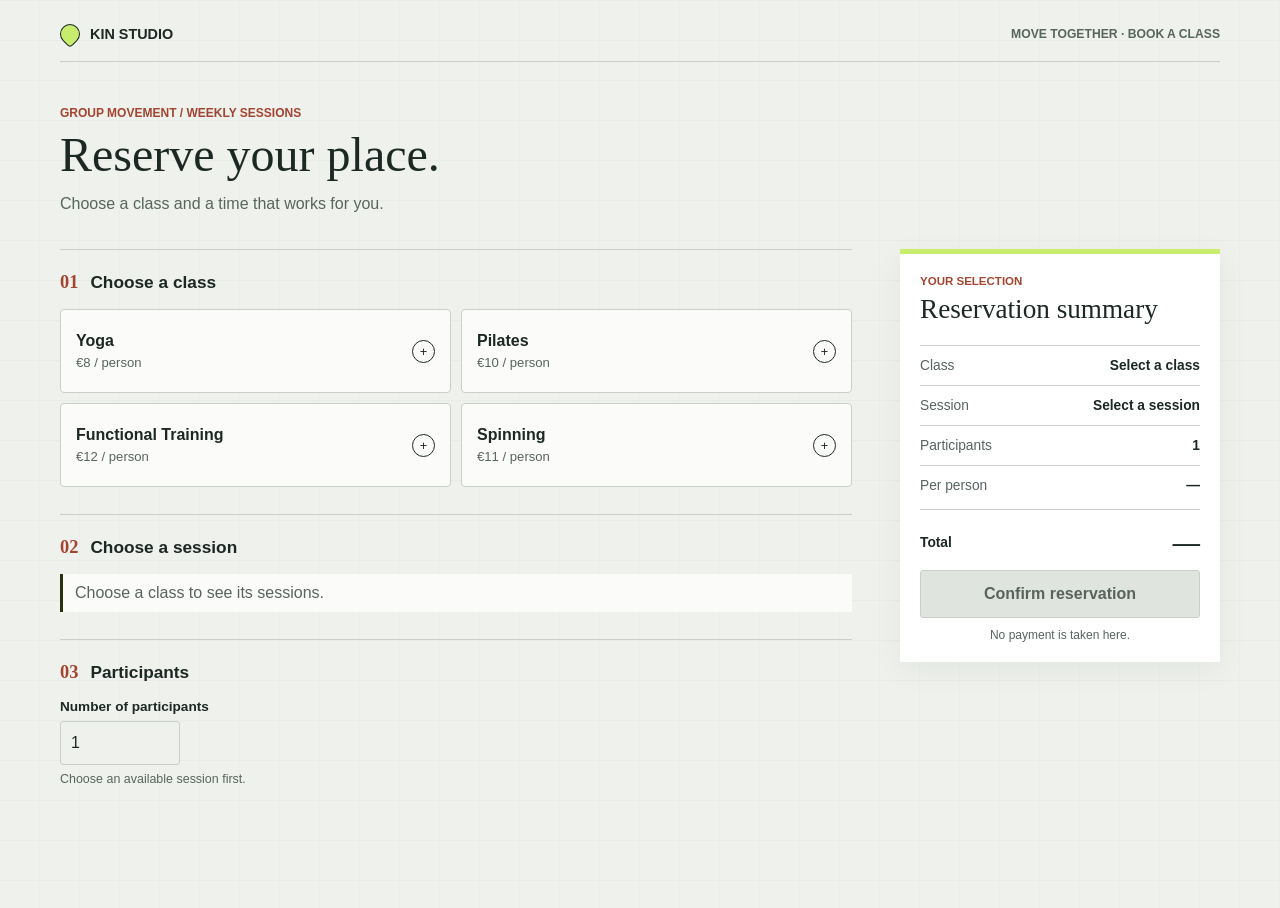
<file: index.html>
<!doctype html>
<html lang="en">
<head>
  <meta charset="utf-8">
  <meta name="viewport" content="width=device-width, initial-scale=1">
  <meta name="theme-color" content="#eef1ec">
  <title>Kin Studio | Class Reservations</title>
  <link rel="stylesheet" href="css/styles.css">
  <script src="js/data.js" defer></script>
  <script src="js/reservation.js" defer></script>
  <script src="js/ui-helpers.js" defer></script>
  <script src="js/ui.js" defer></script>
  <script src="js/app.js" defer></script>
</head>
<body>
  <div id="reservation-app"></div>
</body>
</html>
</file>
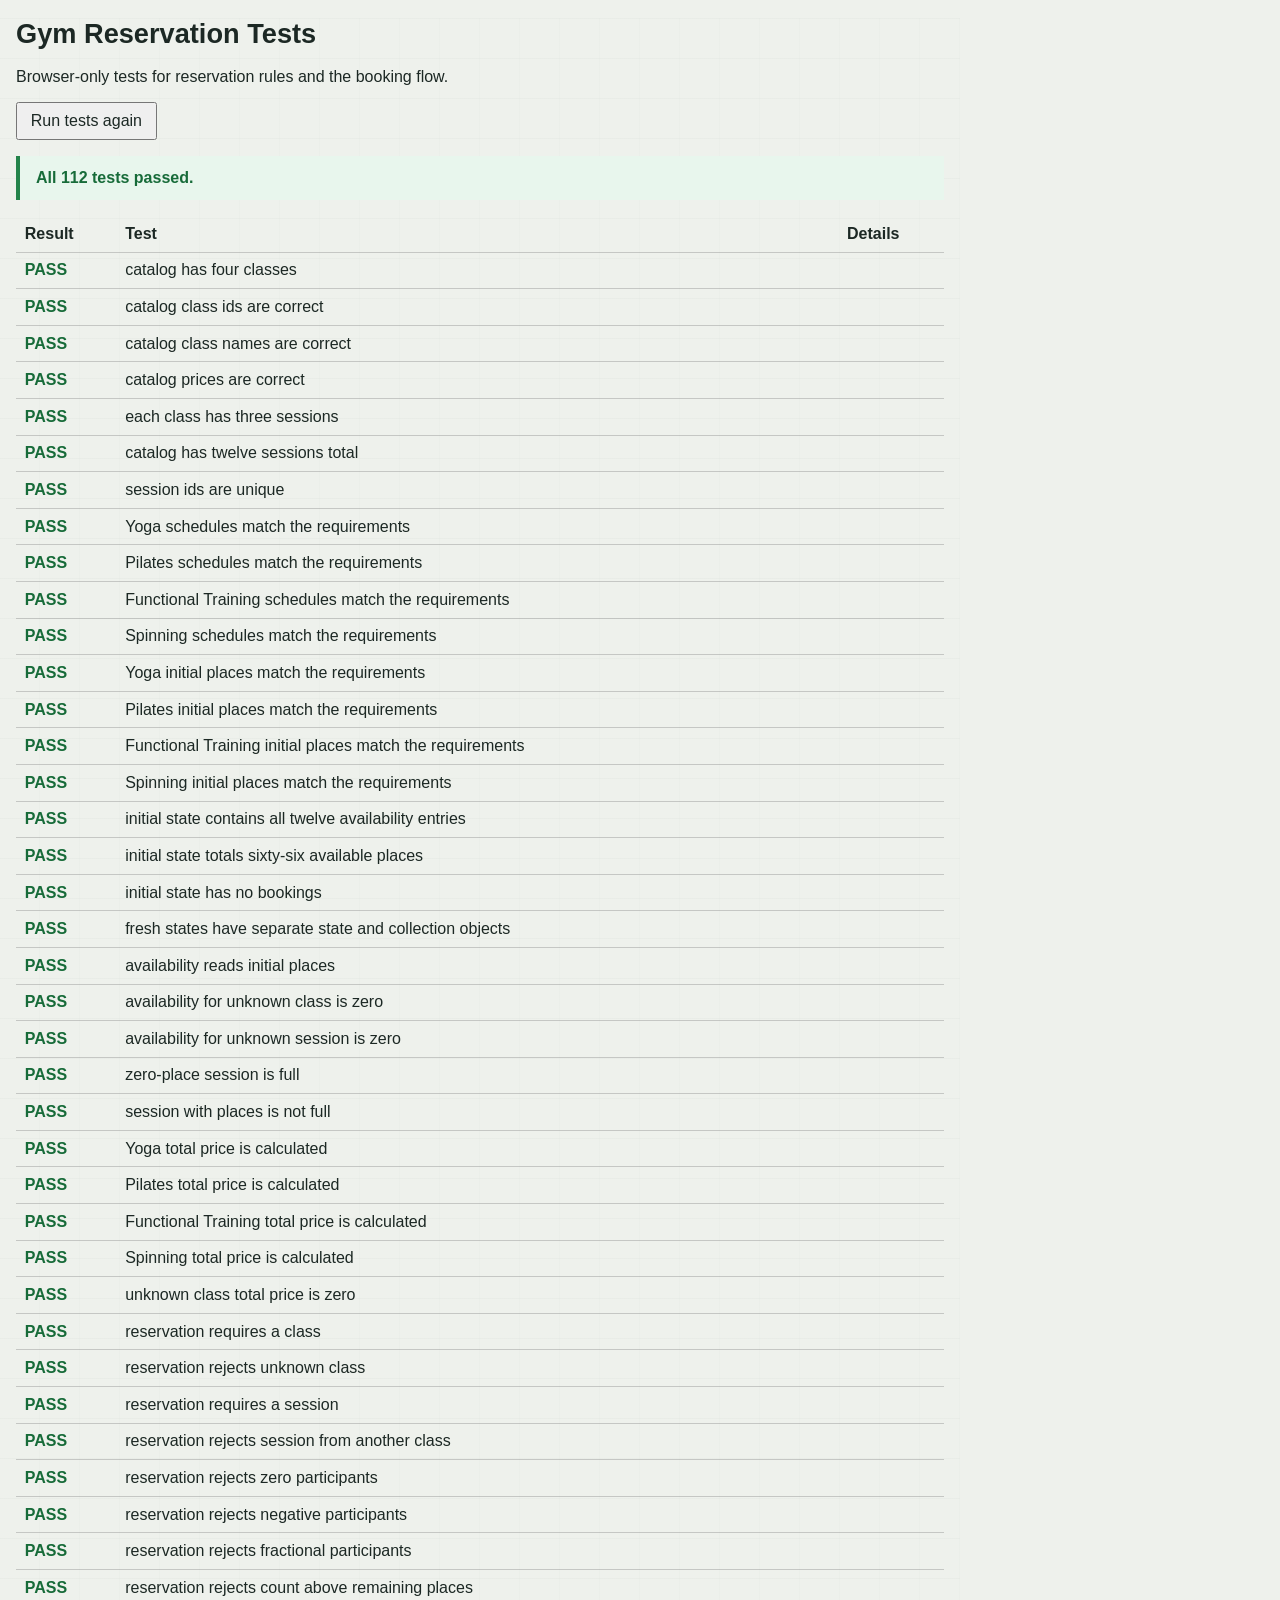
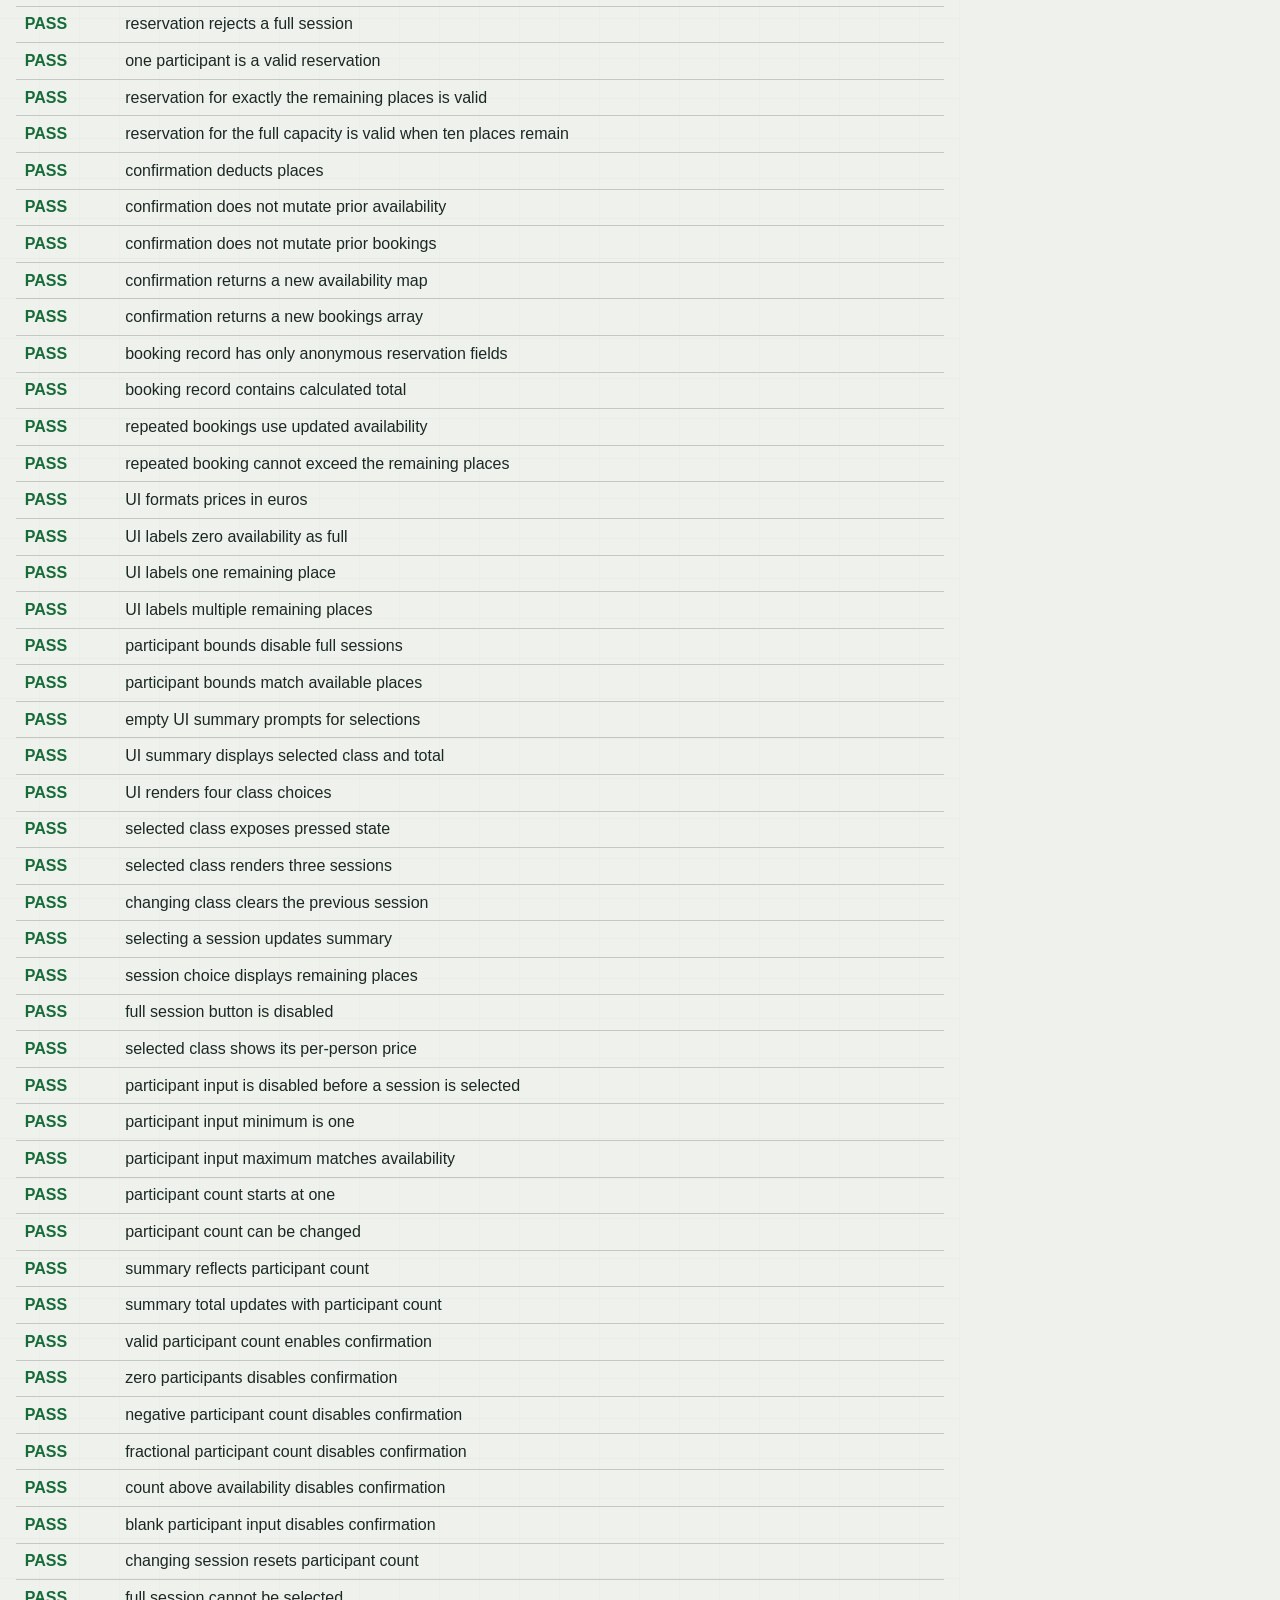
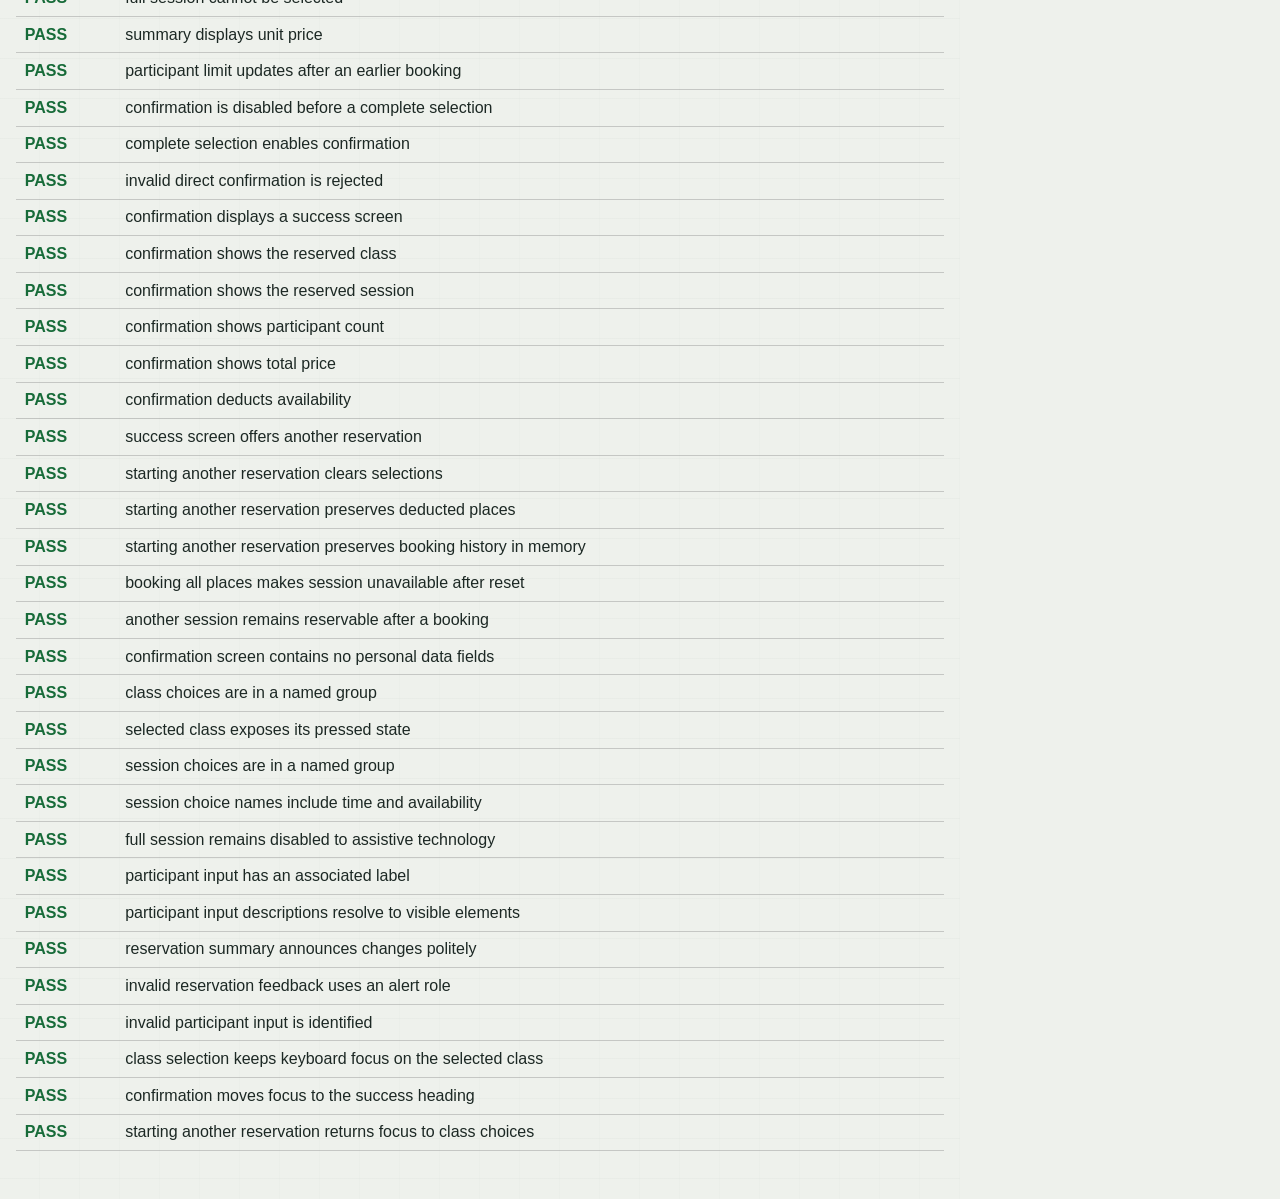
<file: tests/tests.html>
<!doctype html>
<html lang="en">
<head>
  <meta charset="utf-8">
  <meta name="viewport" content="width=device-width, initial-scale=1">
  <title>Gym Reservation Automated Tests</title>
  <style>
    :root { color-scheme: light dark; font-family: system-ui, sans-serif; }
    body { margin: 2rem auto; max-width: 960px; padding: 0 1rem 3rem; }
    h1 { font-size: 1.7rem; }
    .summary { font-weight: 700; padding: .8rem 1rem; border-left: 4px solid; }
    .summary.passed { color: #176b39; background: #e8f6ed; border-color: #23834a; }
    .summary.failed { color: #8f1d1d; background: #fff0ef; border-color: #b3261e; }
    table { border-collapse: collapse; width: 100%; margin-top: 1rem; }
    th, td { border-bottom: 1px solid #8886; padding: .55rem; text-align: left; vertical-align: top; }
    .passed td:first-child { color: #176b39; font-weight: 700; }
    .failed td:first-child { color: #b3261e; font-weight: 700; }
    button { font: inherit; padding: .5rem .8rem; }
    @media (prefers-color-scheme: dark) {
      .summary.passed { color: #9ae6b4; background: #173c27; }
      .summary.failed { color: #ffb4ab; background: #4a1c1b; }
    }
  </style>
  <link rel="stylesheet" href="../css/styles.css">
  <script src="../js/data.js" defer></script>
  <script src="../js/reservation.js" defer></script>
  <script src="../js/ui-helpers.js" defer></script>
  <script src="../js/ui.js" defer></script>
  <script src="testkit.js" defer></script>
  <script src="data.test.js" defer></script>
  <script src="reservation.test.js" defer></script>
  <script src="ui-helpers.js" defer></script>
  <script src="ui.test.js" defer></script>
  <script src="participants.test.js" defer></script>
  <script src="confirm.test.js" defer></script>
  <script src="a11y.test.js" defer></script>
  <script defer>
    window.addEventListener("DOMContentLoaded", function () {
      document.querySelector("#run-tests").addEventListener("click", window.TestKit.run);
      window.TestKit.run();
    });
  </script>
</head>
<body>
  <main>
    <h1>Gym Reservation Tests</h1>
    <p>Browser-only tests for reservation rules and the booking flow.</p>
    <button id="run-tests" type="button">Run tests again</button>
    <p id="test-summary" class="summary" aria-live="polite">Tests are loading.</p>
    <table>
      <thead><tr><th scope="col">Result</th><th scope="col">Test</th><th scope="col">Details</th></tr></thead>
      <tbody id="test-results"></tbody>
    </table>
  </main>
</body>
</html>
</file>
<file: css/styles.css>
:root {
  color-scheme: light dark;
  --canvas: #eef1ec;
  --surface: #fbfcf9;
  --surface-raised: #ffffff;
  --ink: #1c2824;
  --muted: #58645e;
  --line: #c8d0c8;
  --accent: #c8ed6d;
  --accent-ink: #27320e;
  --coral: #a34431;
  --coral-soft: #fae8e2;
  --success: #286448;
  --focus: #176f85;
  --display-font: Georgia, "Times New Roman", serif;
  --body-font: "Aptos", "Segoe UI", sans-serif;
  font-family: var(--body-font);
  color: var(--ink);
  background: var(--canvas);
  font-synthesis: none;
  text-rendering: optimizeLegibility;
}

* { box-sizing: border-box; }

body {
  min-width: 320px;
  min-height: 100vh;
  margin: 0;
  background-color: var(--canvas);
  background-image: linear-gradient(90deg, transparent 39px, #64736a0a 40px), linear-gradient(#64736a0a 1px, transparent 1px);
  background-size: 40px 40px;
}

button, input { font: inherit; }
button { color: inherit; }
button:focus-visible, input:focus-visible { outline: 3px solid var(--focus); outline-offset: 3px; }

.booking-shell {
  width: min(1160px, calc(100% - 48px));
  margin: 0 auto;
  padding: 24px 0 64px;
}

.masthead {
  display: flex;
  align-items: center;
  justify-content: space-between;
  gap: 16px;
  border-bottom: 1px solid var(--line);
  padding-bottom: 17px;
}

.wordmark { display: inline-flex; align-items: center; gap: 10px; font-size: .9rem; font-weight: 800; }
.wordmark-mark { width: 20px; height: 20px; background: var(--accent); border: 1px solid var(--ink); border-radius: 50% 50% 50% 4px; transform: rotate(-45deg); }
.masthead-note { color: var(--muted); font-size: .76rem; font-weight: 700; text-transform: uppercase; }

.intro { padding: 44px 0 32px; }
.eyebrow { margin: 0 0 10px; color: var(--coral); font-size: .75rem; font-weight: 800; text-transform: uppercase; }
.intro h1 { max-width: 700px; margin: 0; font-family: var(--display-font); font-size: 3rem; font-weight: 500; line-height: 1.05; }
.intro p:last-child { max-width: 560px; margin: 12px 0 0; color: var(--muted); line-height: 1.55; }

.booking-layout { display: grid; grid-template-columns: minmax(0, 1fr) 320px; align-items: start; gap: 48px; }
.booking-form { min-width: 0; }
.form-section { padding: 22px 0 27px; border-top: 1px solid var(--line); }
.section-heading { display: flex; align-items: baseline; gap: 12px; margin: 0 0 16px; font-size: 1.08rem; }
.step-number { color: var(--coral); font-family: var(--display-font); font-size: 1.15rem; }

.class-grid { display: grid; grid-template-columns: repeat(2, minmax(0, 1fr)); gap: 10px; }
.class-option {
  display: flex;
  min-height: 84px;
  align-items: center;
  justify-content: space-between;
  gap: 12px;
  border: 1px solid var(--line);
  border-radius: 4px;
  padding: 15px;
  background: var(--surface);
  text-align: left;
  cursor: pointer;
  transition: border-color .16s ease, background-color .16s ease, transform .16s ease;
}
.class-option:hover { border-color: var(--ink); transform: translateY(-2px); }
.class-option[aria-pressed="true"] { border-color: var(--ink); background: var(--accent); color: var(--accent-ink); }
.class-name { display: block; font-weight: 750; }
.class-price { display: block; margin-top: 5px; color: var(--muted); font-size: .82rem; }
.class-option[aria-pressed="true"] .class-price { color: var(--accent-ink); }
.selection-mark { display: grid; width: 23px; height: 23px; flex: 0 0 23px; place-items: center; border: 1px solid currentColor; border-radius: 50%; font-size: .8rem; }

.session-list { display: grid; grid-template-columns: repeat(3, minmax(0, 1fr)); gap: 9px; }
.session-option {
  min-height: 104px;
  border: 1px solid var(--line);
  border-radius: 4px;
  padding: 13px;
  background: var(--surface);
  text-align: left;
  cursor: pointer;
  transition: border-color .16s ease, background-color .16s ease;
}
.session-option:hover:not(:disabled) { border-color: var(--ink); }
.session-option[aria-pressed="true"] { border: 2px solid var(--ink); background: var(--surface-raised); padding: 12px; }
.session-option:disabled { color: var(--muted); background: #dfe4df; cursor: not-allowed; }
.session-day, .session-time, .session-places { display: block; }
.session-day { font-weight: 750; }
.session-time { margin-top: 4px; font-family: var(--display-font); font-size: 1.15rem; }
.session-places { margin-top: 9px; color: var(--muted); font-size: .76rem; }
.session-option:disabled .session-places { color: var(--coral); font-weight: 750; }
.empty-state { margin: 0; border-left: 3px solid var(--accent-ink); padding: 10px 12px; color: var(--muted); background: var(--surface); }

.participant-control { display: flex; max-width: 250px; flex-direction: column; gap: 7px; }
.participant-control label { font-size: .85rem; font-weight: 700; }
.participant-control input { width: 120px; min-height: 44px; border: 1px solid var(--line); border-radius: 3px; padding: 8px 10px; color: var(--ink); background: var(--surface-raised); }
.participant-control input:disabled { background: var(--canvas); }
.participant-control input[aria-invalid="true"] { border-color: var(--coral); }
.field-hint { margin: 0; color: var(--muted); font-size: .78rem; }
.form-message { min-height: 1.5em; margin: 10px 0 0; color: var(--coral); font-size: .86rem; font-weight: 650; }

.summary-panel { position: sticky; top: 18px; border-top: 5px solid var(--accent); padding: 21px 20px 20px; background: var(--surface-raised); box-shadow: 0 8px 30px #1c28240d; }
.summary-kicker { margin: 0 0 7px; color: var(--coral); font-size: .72rem; font-weight: 800; text-transform: uppercase; }
.summary-panel h2 { margin: 0 0 20px; font-family: var(--display-font); font-size: 1.7rem; font-weight: 500; }
.summary-list { margin: 0; }
.summary-row { display: flex; justify-content: space-between; gap: 14px; border-top: 1px solid var(--line); padding: 12px 0; font-size: .86rem; }
.summary-row dt { color: var(--muted); }
.summary-row dd { margin: 0; text-align: right; font-weight: 700; }
.summary-total { align-items: center; margin-top: 4px; padding-top: 17px; }
.summary-total dt { color: var(--ink); font-weight: 750; }
.summary-total dd { font-family: var(--display-font); font-size: 1.7rem; }
.confirm-button, .another-button { width: 100%; min-height: 48px; border: 1px solid var(--ink); border-radius: 3px; padding: 12px 16px; background: var(--ink); color: #fff; font-weight: 750; cursor: pointer; }
.confirm-button:hover:not(:disabled), .another-button:hover { background: var(--success); }
.confirm-button:disabled { border-color: var(--line); background: #dfe4df; color: #59635d; cursor: not-allowed; }
.no-payment { margin: 10px 0 0; color: var(--muted); font-size: .75rem; text-align: center; }

.confirmation { max-width: 650px; margin: 48px auto 0; border-top: 5px solid var(--accent); padding: 28px; background: var(--surface-raised); }
.confirmation h1 { margin: 0; font-family: var(--display-font); font-size: 2.5rem; font-weight: 500; }
.confirmation-copy { color: var(--muted); }
.confirmation-details { display: grid; grid-template-columns: 1fr 1fr; gap: 0 24px; margin: 24px 0; }
.confirmation-details div { border-top: 1px solid var(--line); padding: 12px 0; }
.confirmation-details dt { color: var(--muted); font-size: .8rem; }
.confirmation-details dd { margin: 5px 0 0; font-weight: 750; }

@media (prefers-color-scheme: dark) {
  :root {
    --canvas: #171e1b;
    --surface: #202a26;
    --surface-raised: #25312c;
    --ink: #edf3ed;
    --muted: #bdc9c0;
    --line: #43534a;
    --accent: #c8ed6d;
    --accent-ink: #27320e;
    --coral: #f2a18c;
    --coral-soft: #4a2b25;
    --success: #194c39;
    --focus: #80d6e8;
  }
  .session-option:disabled { background: #303b36; }
  .confirm-button:disabled { border-color: var(--line); background: #303b36; color: #c1cbc4; }
}

@media (max-width: 820px) {
  .booking-layout { grid-template-columns: minmax(0, 1fr) 280px; gap: 25px; }
  .session-list { grid-template-columns: 1fr; }
  .session-option { min-height: 78px; }
  .session-option .session-places { margin-top: 5px; }
}

@media (max-width: 640px) {
  .booking-shell { width: min(100% - 32px, 520px); padding-top: 16px; }
  .masthead-note { font-size: .66rem; text-align: right; }
  .intro { padding: 34px 0 23px; }
  .intro h1 { font-size: 2.35rem; }
  .booking-layout { grid-template-columns: 1fr; gap: 20px; }
  .session-list { grid-template-columns: repeat(3, minmax(0, 1fr)); }
  .session-option { min-height: 105px; padding: 10px; }
  .session-option[aria-pressed="true"] { padding: 9px; }
  .summary-panel { position: static; }
}

@media (max-width: 390px) {
  .booking-shell { width: calc(100% - 24px); }
  .class-grid { grid-template-columns: 1fr; }
  .session-list { gap: 6px; }
  .session-option { padding: 8px; }
  .session-option[aria-pressed="true"] { padding: 7px; }
  .session-day, .session-places { font-size: .72rem; }
  .session-time { font-size: 1rem; }
  .confirmation { padding: 20px; }
}

@media (prefers-reduced-motion: reduce) {
  *, *::before, *::after { scroll-behavior: auto !important; transition-duration: .01ms !important; }
}
</file>
